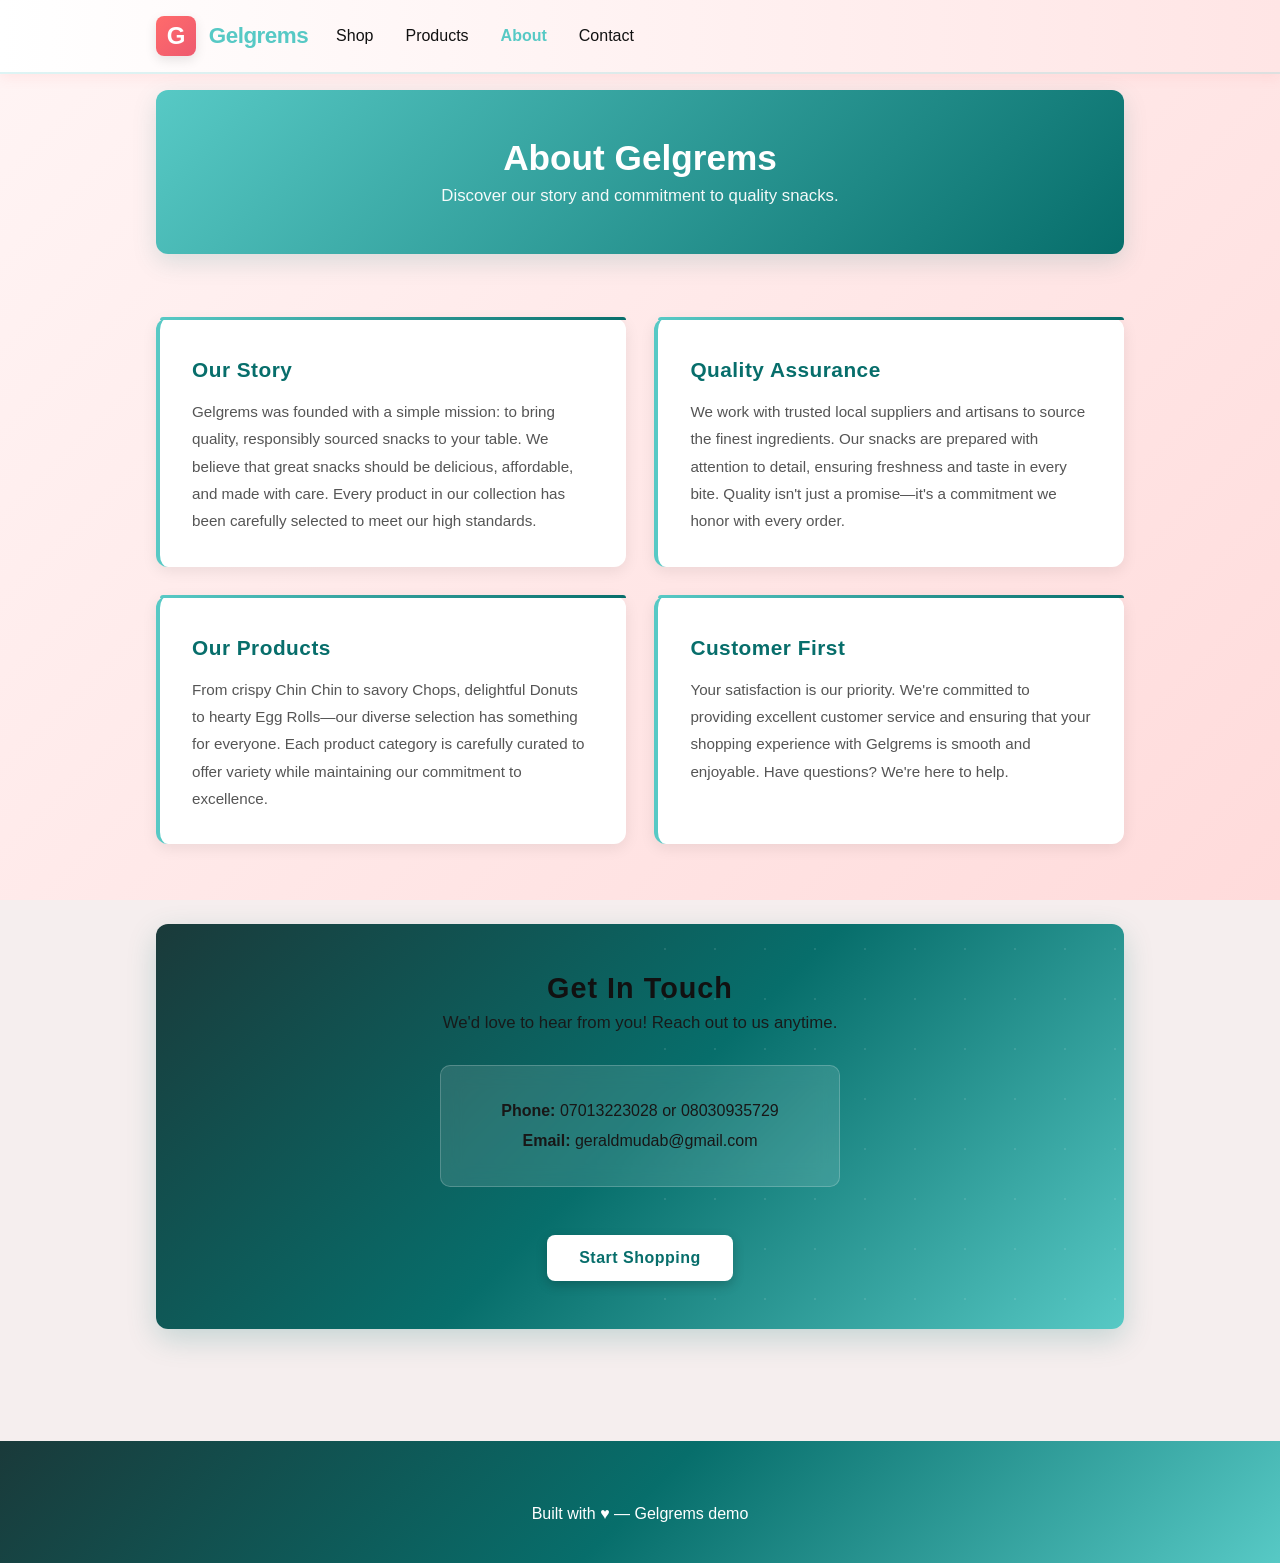
<file: about.html>
<!doctype html>
<html lang="en">
  <head>
    <meta charset="utf-8" />
    <meta name="viewport" content="width=device-width, initial-scale=1" />
    <title>About Gelgrems — Premium Snacks</title>
    <link rel="stylesheet" href="style.css" />
  </head>
  <body class="about-page">
    <header class="site-header about-header">
      <div class="container header-inner">
        <div class="logo-wrapper">
          <div class="logo">
            <svg width="40" height="40" viewBox="0 0 40 40" fill="none" xmlns="http://www.w3.org/2000/svg">
              <rect width="40" height="40" rx="8" fill="url(#grad3)"/>
              <text x="20" y="28" font-size="24" font-weight="bold" fill="white" text-anchor="middle" font-family="Arial">G</text>
              <defs>
                <linearGradient id="grad3" x1="0%" y1="0%" x2="100%" y2="100%">
                  <stop offset="0%" style="stop-color:#ff6b6b;stop-opacity:1" />
                  <stop offset="100%" style="stop-color:#ee5a6f;stop-opacity:1" />
                </linearGradient>
              </defs>
            </svg>
          </div>
          <h1 class="brand"><a href="index.html" style="text-decoration: none; color: inherit;">Gelgrems</a></h1>
        </div>
        <nav class="nav-actions">
          <a href="index.html" class="nav-link">Shop</a>
          <a href="products.html" class="nav-link">Products</a>
          <a href="about.html" class="nav-link active">About</a>
          <a href="contact.html" class="nav-link">Contact</a>
        </nav>
      </div>
    </header>

    <main class="container">
      <section class="hero">
        <h2>About Gelgrems</h2>
        <p>Discover our story and commitment to quality snacks.</p>
      </section>

      <section class="about-content">
        <div class="about-section">
          <h3>Our Story</h3>
          <p>
            Gelgrems was founded with a simple mission: to bring quality, responsibly sourced snacks to your table. 
            We believe that great snacks should be delicious, affordable, and made with care. Every product in our 
            collection has been carefully selected to meet our high standards.
          </p>
        </div>

        <div class="about-section">
          <h3>Quality Assurance</h3>
          <p>
            We work with trusted local suppliers and artisans to source the finest ingredients. Our snacks are 
            prepared with attention to detail, ensuring freshness and taste in every bite. Quality isn't just a 
            promise—it's a commitment we honor with every order.
          </p>
        </div>

        <div class="about-section">
          <h3>Our Products</h3>
          <p>
            From crispy Chin Chin to savory Chops, delightful Donuts to hearty Egg Rolls—our diverse selection 
            has something for everyone. Each product category is carefully curated to offer variety while maintaining 
            our commitment to excellence.
          </p>
        </div>

        <div class="about-section">
          <h3>Customer First</h3>
          <p>
            Your satisfaction is our priority. We're committed to providing excellent customer service and ensuring 
            that your shopping experience with Gelgrems is smooth and enjoyable. Have questions? We're here to help.
          </p>
        </div>
      </section>

      <section class="contact-section">
        <h3>Get In Touch</h3>
        <p>We'd love to hear from you! Reach out to us anytime.</p>
        <div class="contact-details">
          <p><strong>Phone:</strong> 07013223028 or 08030935729</p>
          <p><strong>Email:</strong> geraldmudab@gmail.com</p>
        </div>
        <a href="index.html" class="cta-btn">Start Shopping</a>
      </section>
    </main>

    <footer class="site-footer">
      <div class="container">Built with ♥ — Gelgrems demo</div>
      <!-- <div class="contact-info"><h3>Contact Us</h3></div>
      <p>on 07013223028 and 08030935729.</p>
      <p>Email: geraldmudab@gmail.com</p> -->
    </footer>
  </body>
</html>
</file>
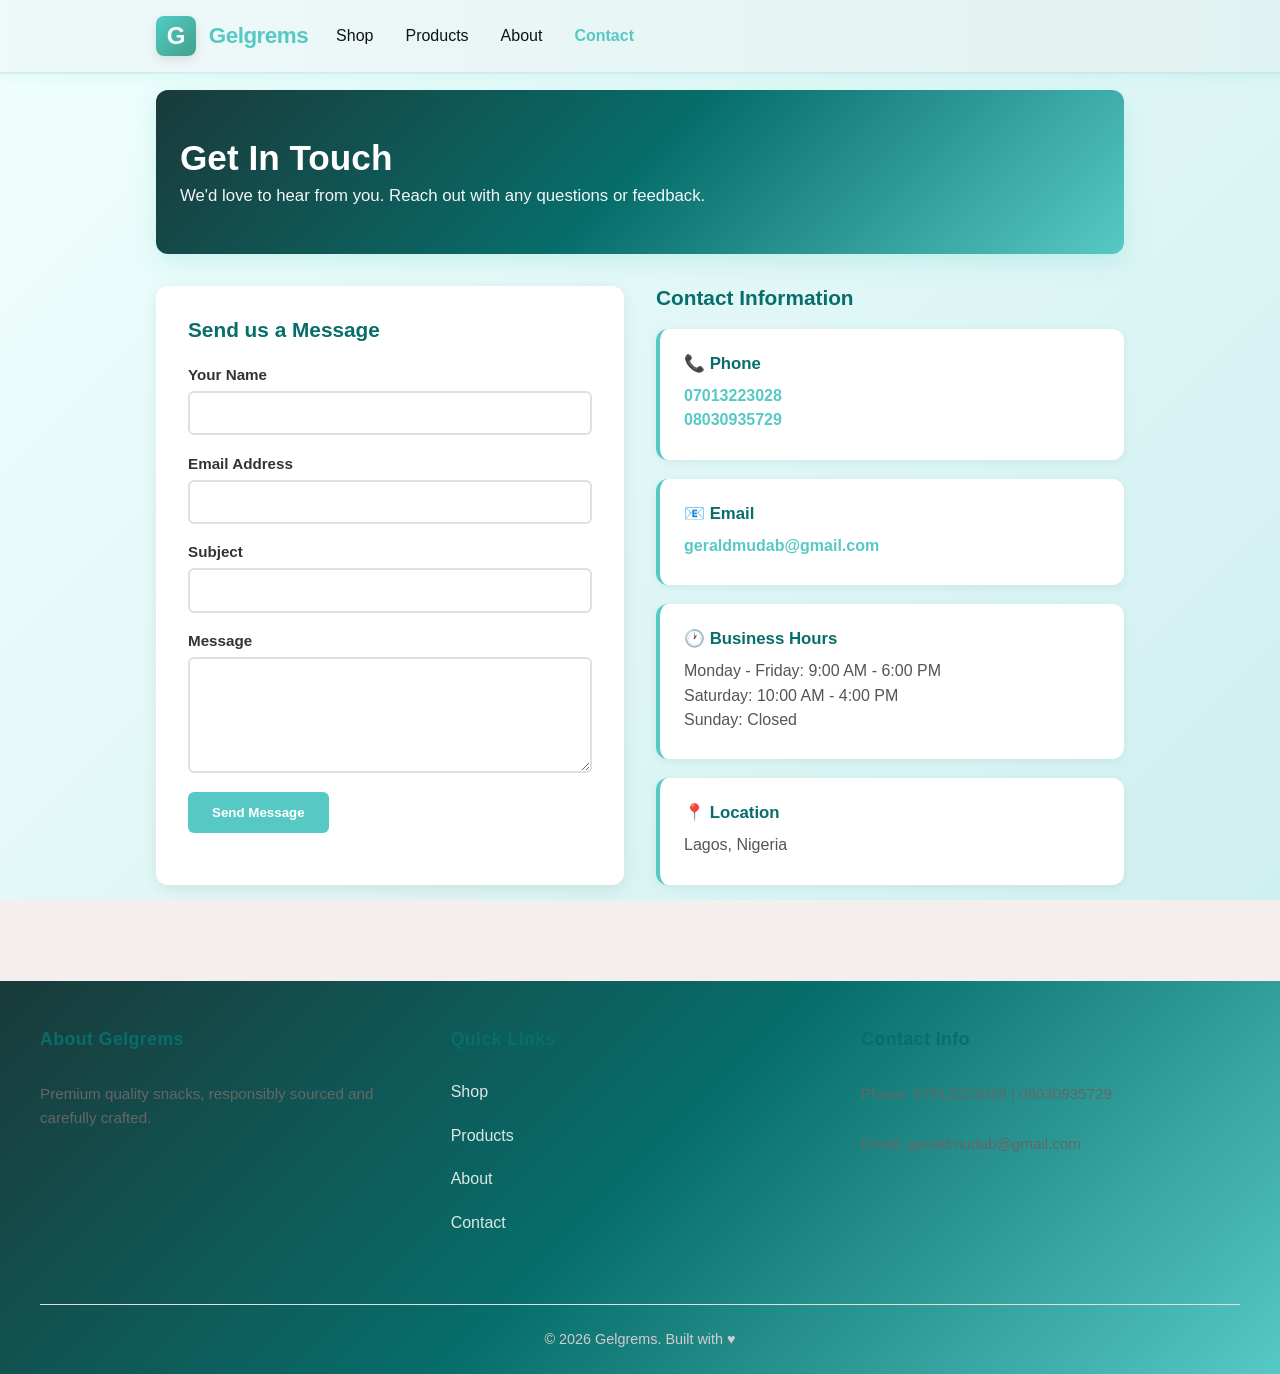
<file: contact.html>
<!doctype html>
<html lang="en">
  <head>
    <meta charset="utf-8" />
    <meta name="viewport" content="width=device-width, initial-scale=1" />
    <title>Contact Us - Gelgrems</title>
    <link rel="stylesheet" href="style.css" />
  </head>
  <body class="contact-page">
    <header class="site-header contact-header">
      <div class="container header-inner">
        <div class="logo-wrapper">
          <div class="logo">
            <svg width="40" height="40" viewBox="0 0 40 40" fill="none" xmlns="http://www.w3.org/2000/svg">
              <rect width="40" height="40" rx="8" fill="url(#grad4)"/>
              <text x="20" y="28" font-size="24" font-weight="bold" fill="white" text-anchor="middle" font-family="Arial">G</text>
              <defs>
                <linearGradient id="grad4" x1="0%" y1="0%" x2="100%" y2="100%">
                  <stop offset="0%" style="stop-color:#4ecdc4;stop-opacity:1" />
                  <stop offset="100%" style="stop-color:#44a08d;stop-opacity:1" />
                </linearGradient>
              </defs>
            </svg>
          </div>
          <h1 class="brand"><a href="index.html" style="text-decoration: none; color: inherit;">Gelgrems</a></h1>
        </div>
        <nav class="nav-actions">
          <a href="index.html" class="nav-link">Shop</a>
          <a href="products.html" class="nav-link">Products</a>
          <a href="about.html" class="nav-link">About</a>
          <a href="contact.html" class="nav-link active">Contact</a>
        </nav>
      </div>
    </header>

    <main class="container">
      <section class="page-hero contact-hero">
        <h2>Get In Touch</h2>
        <p>We'd love to hear from you. Reach out with any questions or feedback.</p>
      </section>

      <section class="contact-wrapper">
        <div class="contact-form-section">
          <h3>Send us a Message</h3>
          <form class="contact-form">
            <div class="form-group">
              <label for="name">Your Name</label>
              <input type="text" id="name" name="name" required>
            </div>
            <div class="form-group">
              <label for="email">Email Address</label>
              <input type="email" id="email" name="email" required>
            </div>
            <div class="form-group">
              <label for="subject">Subject</label>
              <input type="text" id="subject" name="subject" required>
            </div>
            <div class="form-group">
              <label for="message">Message</label>
              <textarea id="message" name="message" rows="5" required></textarea>
            </div>
            <button type="submit" class="submit-btn">Send Message</button>
          </form>
        </div>

        <div class="contact-info-section">
          <h3>Contact Information</h3>
          
          <div class="info-card">
            <h4>📞 Phone</h4>
            <p><a href="tel:+2347013223028">07013223028</a></p>
            <p><a href="tel:+2348030935729">08030935729</a></p>
          </div>

          <div class="info-card">
            <h4>📧 Email</h4>
            <p><a href="mailto:geraldmudab@gmail.com">geraldmudab@gmail.com</a></p>
          </div>

          <div class="info-card">
            <h4>🕐 Business Hours</h4>
            <p>Monday - Friday: 9:00 AM - 6:00 PM</p>
            <p>Saturday: 10:00 AM - 4:00 PM</p>
            <p>Sunday: Closed</p>
          </div>

          <div class="info-card">
            <h4>📍 Location</h4>
            <p>Lagos, Nigeria</p>
          </div>
        </div>
      </section>
    </main>

    <footer class="site-footer">
      <div class="footer-content">
        <div class="footer-section">
          <h4>About Gelgrems</h4>
          <p>Premium quality snacks, responsibly sourced and carefully crafted.</p>
        </div>
        <div class="footer-section">
          <h4>Quick Links</h4>
          <ul>
            <li><a href="index.html">Shop</a></li>
            <li><a href="products.html">Products</a></li>
            <li><a href="about.html">About</a></li>
            <li><a href="contact.html">Contact</a></li>
          </ul>
        </div>
        <div class="footer-section">
          <h4>Contact Info</h4>
          <p>Phone: 07013223028 | 08030935729</p>
          <p>Email: geraldmudab@gmail.com</p>
        </div>
      </div>
      <div class="footer-bottom">
        <p>&copy; 2026 Gelgrems. Built with ♥</p>
      </div>
    </footer>

    <script>
      document.querySelector('.contact-form').addEventListener('submit', (e) => {
        e.preventDefault();
        alert('Thank you! We will get back to you soon.');
        document.querySelector('.contact-form').reset();
      });
    </script>
  </body>
</html>
</file>
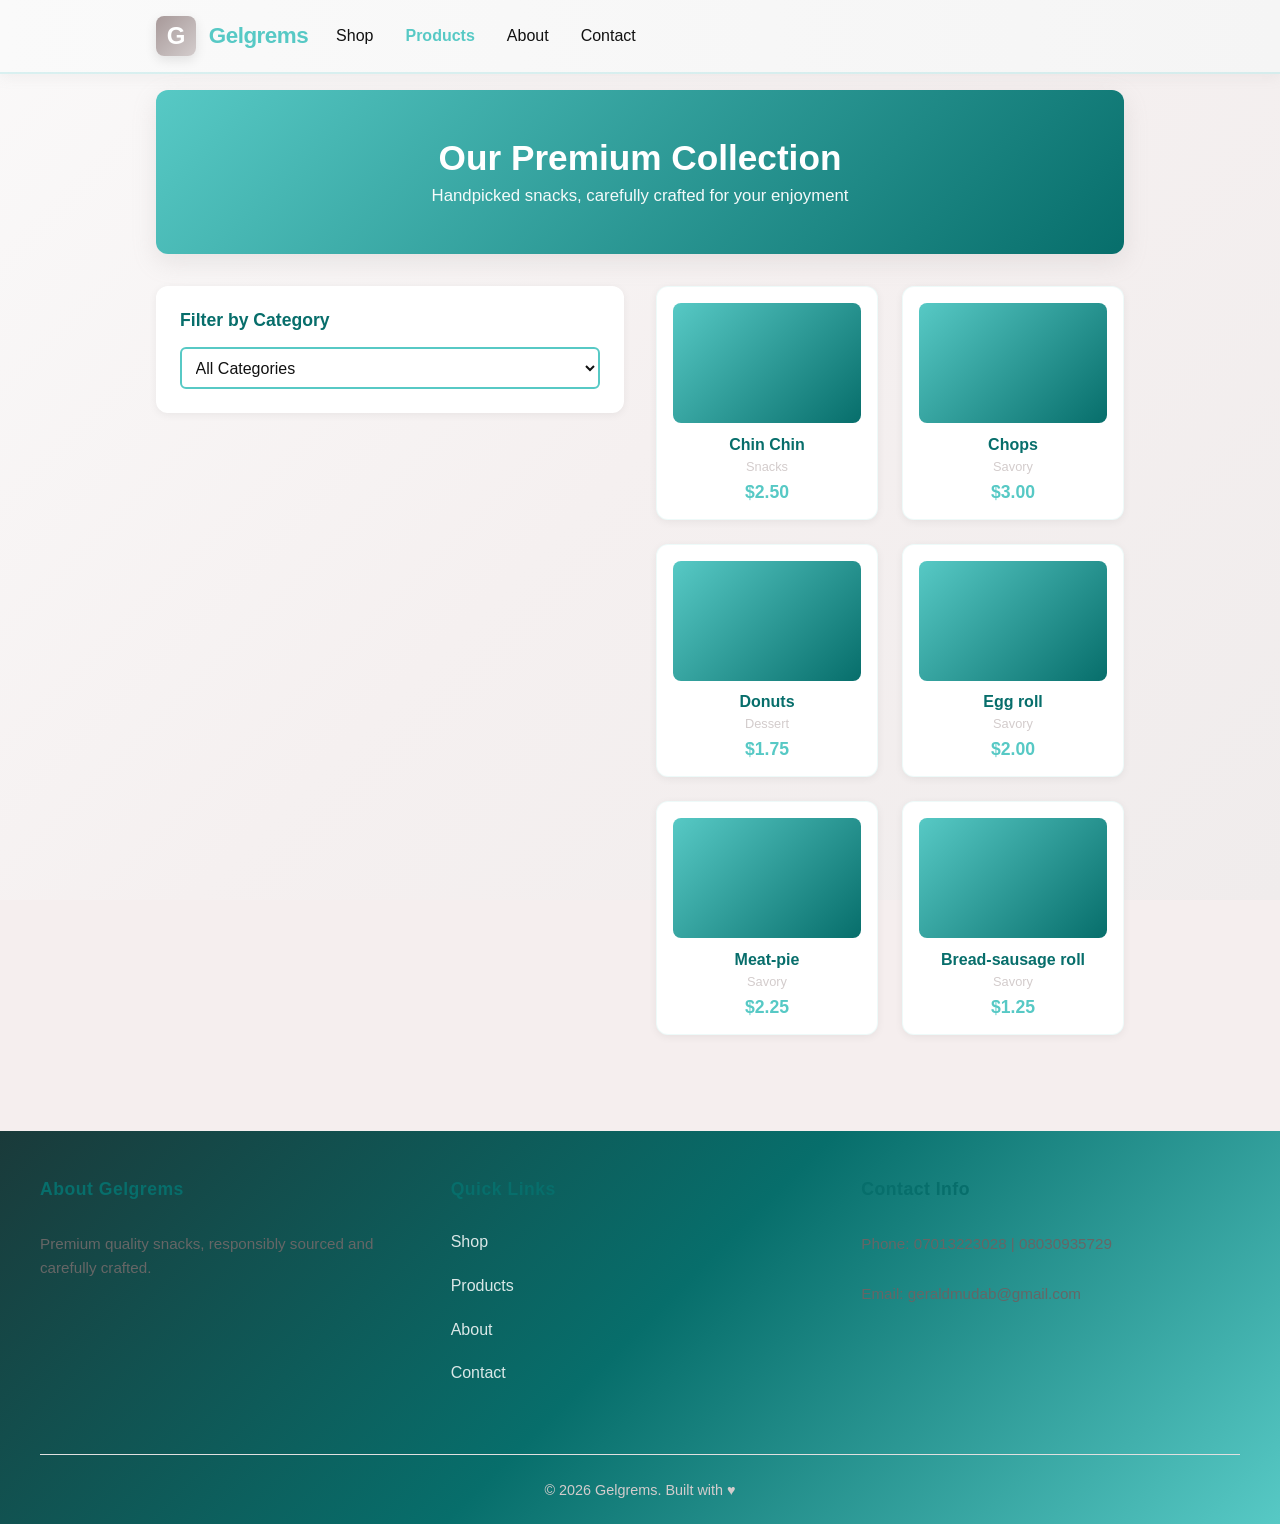
<file: products.html>
<!doctype html>
<html lang="en">
  <head>
    <meta charset="utf-8" />
    <meta name="viewport" content="width=device-width, initial-scale=1" />
    <title>Products - Gelgrems</title>
    <link rel="stylesheet" href="style.css" />
  </head>
  <body class="products-page">
    <header class="site-header products-header">
      <div class="container header-inner">
        <div class="logo-wrapper">
          <div class="logo">
            <svg width="40" height="40" viewBox="0 0 40 40" fill="none" xmlns="http://www.w3.org/2000/svg">
              <rect width="40" height="40" rx="8" fill="url(#grad2)"/>
              <text x="20" y="28" font-size="24" font-weight="bold" fill="white" text-anchor="middle" font-family="Arial">G</text>
              <defs>
                <linearGradient id="grad2" x1="0%" y1="0%" x2="100%" y2="100%">
                  <stop offset="0%" style="stop-color:#a79999;stop-opacity:1" />
                  <stop offset="100%" style="stop-color:#d3cccc;stop-opacity:1" />
                </linearGradient>
              </defs>
            </svg>
          </div>
          <h1 class="brand"><a href="index.html" style="text-decoration: none; color: inherit;">Gelgrems</a></h1>
        </div>
        <nav class="nav-actions">
          <a href="index.html" class="nav-link">Shop</a>
          <a href="products.html" class="nav-link active">Products</a>
          <a href="about.html" class="nav-link">About</a>
          <a href="contact.html" class="nav-link">Contact</a>
        </nav>
      </div>
    </header>

    <main class="container">
      <section class="page-hero">
        <h2>Our Premium Collection</h2>
        <p>Handpicked snacks, carefully crafted for your enjoyment</p>
      </section>

      <section class="products-showcase">
        <div class="products-filter">
          <h3>Filter by Category</h3>
          <select id="categoryFilter" class="filter-select">
            <option value="all">All Categories</option>
            <option value="Snacks">Snacks</option>
            <option value="Savory">Savory</option>
            <option value="Dessert">Dessert</option>
          </select>
        </div>

        <div id="productsGrid" class="products-grid-page"></div>
      </section>
    </main>

    <footer class="site-footer">
      <div class="footer-content">
        <div class="footer-section">
          <h4>About Gelgrems</h4>
          <p>Premium quality snacks, responsibly sourced and carefully crafted.</p>
        </div>
        <div class="footer-section">
          <h4>Quick Links</h4>
          <ul>
            <li><a href="index.html">Shop</a></li>
            <li><a href="products.html">Products</a></li>
            <li><a href="about.html">About</a></li>
            <li><a href="contact.html">Contact</a></li>
          </ul>
        </div>
        <div class="footer-section">
          <h4>Contact Info</h4>
          <p>Phone: 07013223028 | 08030935729</p>
          <p>Email: geraldmudab@gmail.com</p>
        </div>
      </div>
      <div class="footer-bottom">
        <p>&copy; 2026 Gelgrems. Built with ♥</p>
      </div>
    </footer>

    <script>
      // Simple product display for products page
      const products = [
        { name: 'Chin Chin', price: '$2.50', category: 'Snacks' },
        { name: 'Chops', price: '$3.00', category: 'Savory' },
        { name: 'Donuts', price: '$1.75', category: 'Dessert' },
        { name: 'Egg roll', price: '$2.00', category: 'Savory' },
        { name: 'Meat-pie', price: '$2.25', category: 'Savory' },
        { name: 'Bread-sausage roll', price: '$1.25', category: 'Savory' },
      ];

      const grid = document.getElementById('productsGrid');
      products.forEach(product => {
        const card = document.createElement('div');
        card.className = 'product-card-simple';
        card.innerHTML = `
          <div class="product-placeholder"></div>
          <h4>${product.name}</h4>
          <p class="category">${product.category}</p>
          <p class="price">${product.price}</p>
        `;
        grid.appendChild(card);
      });
    </script>
  </body>
</html>
</file>
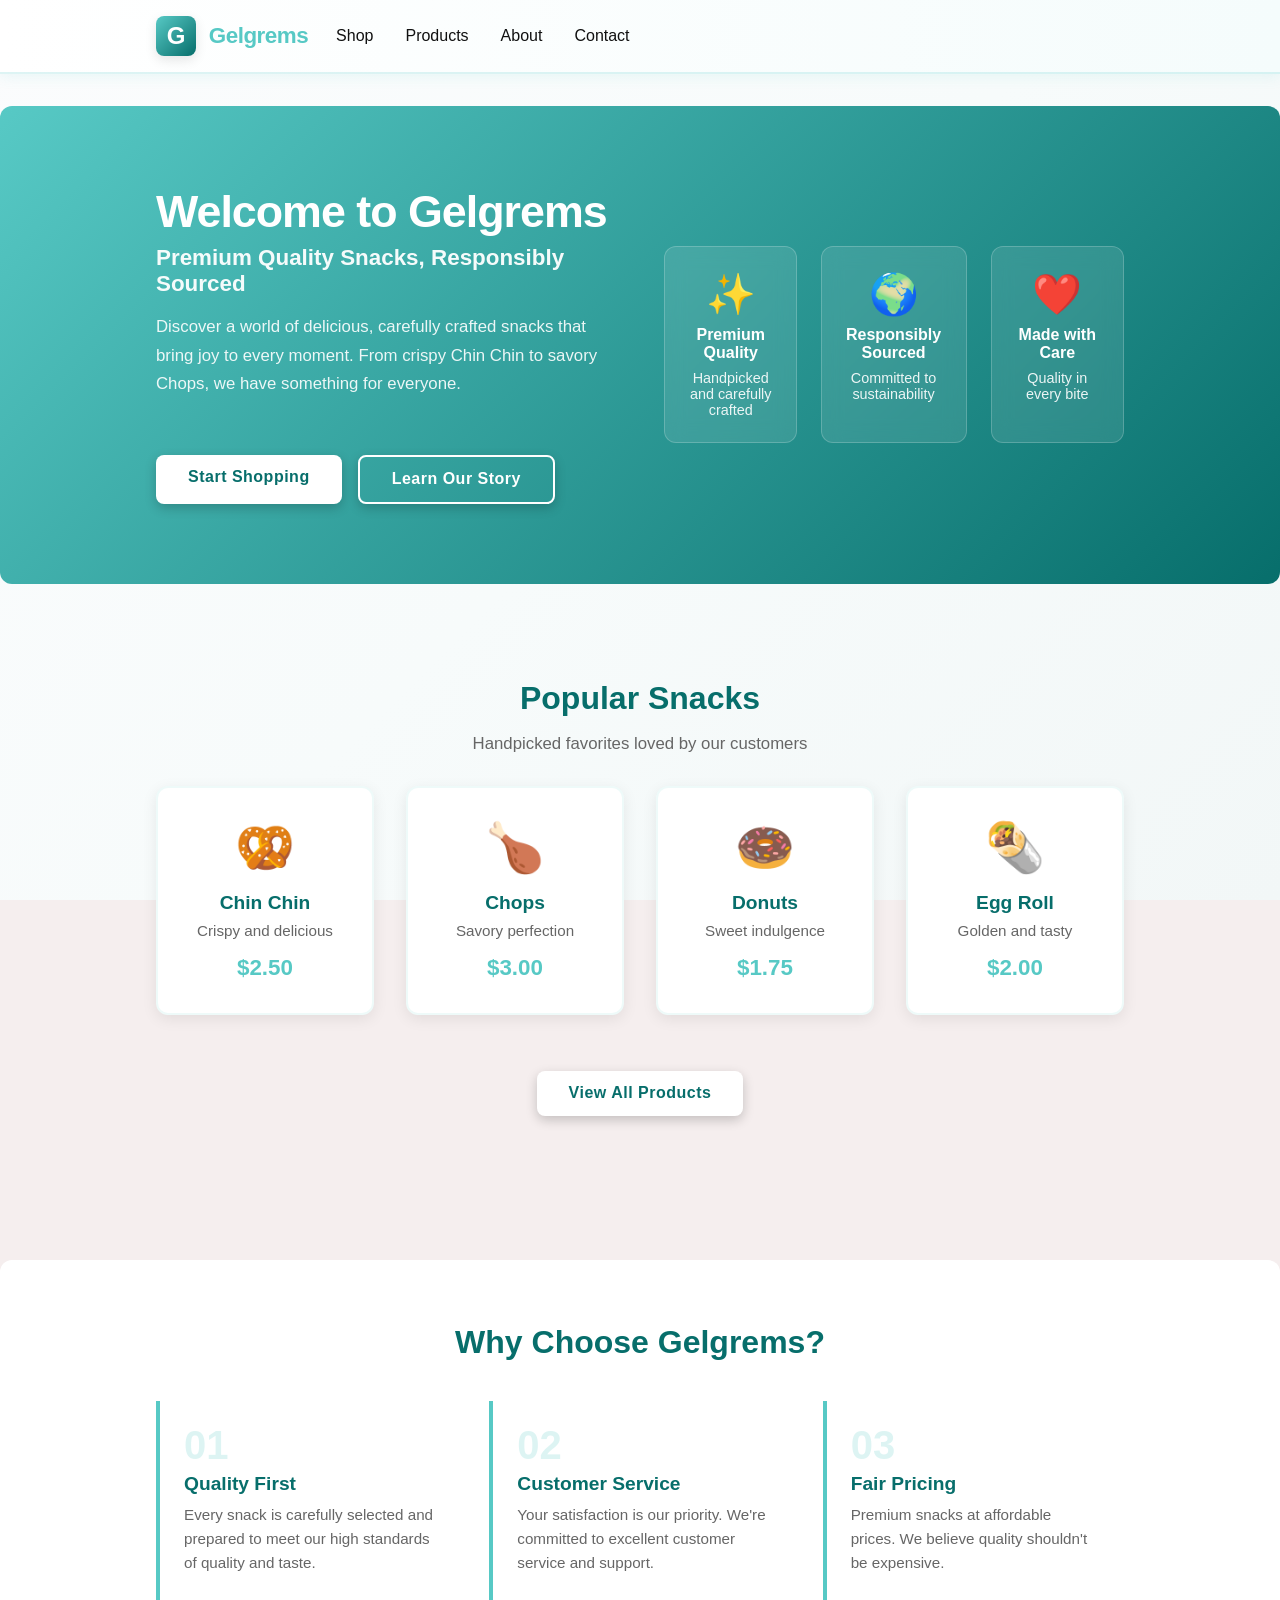
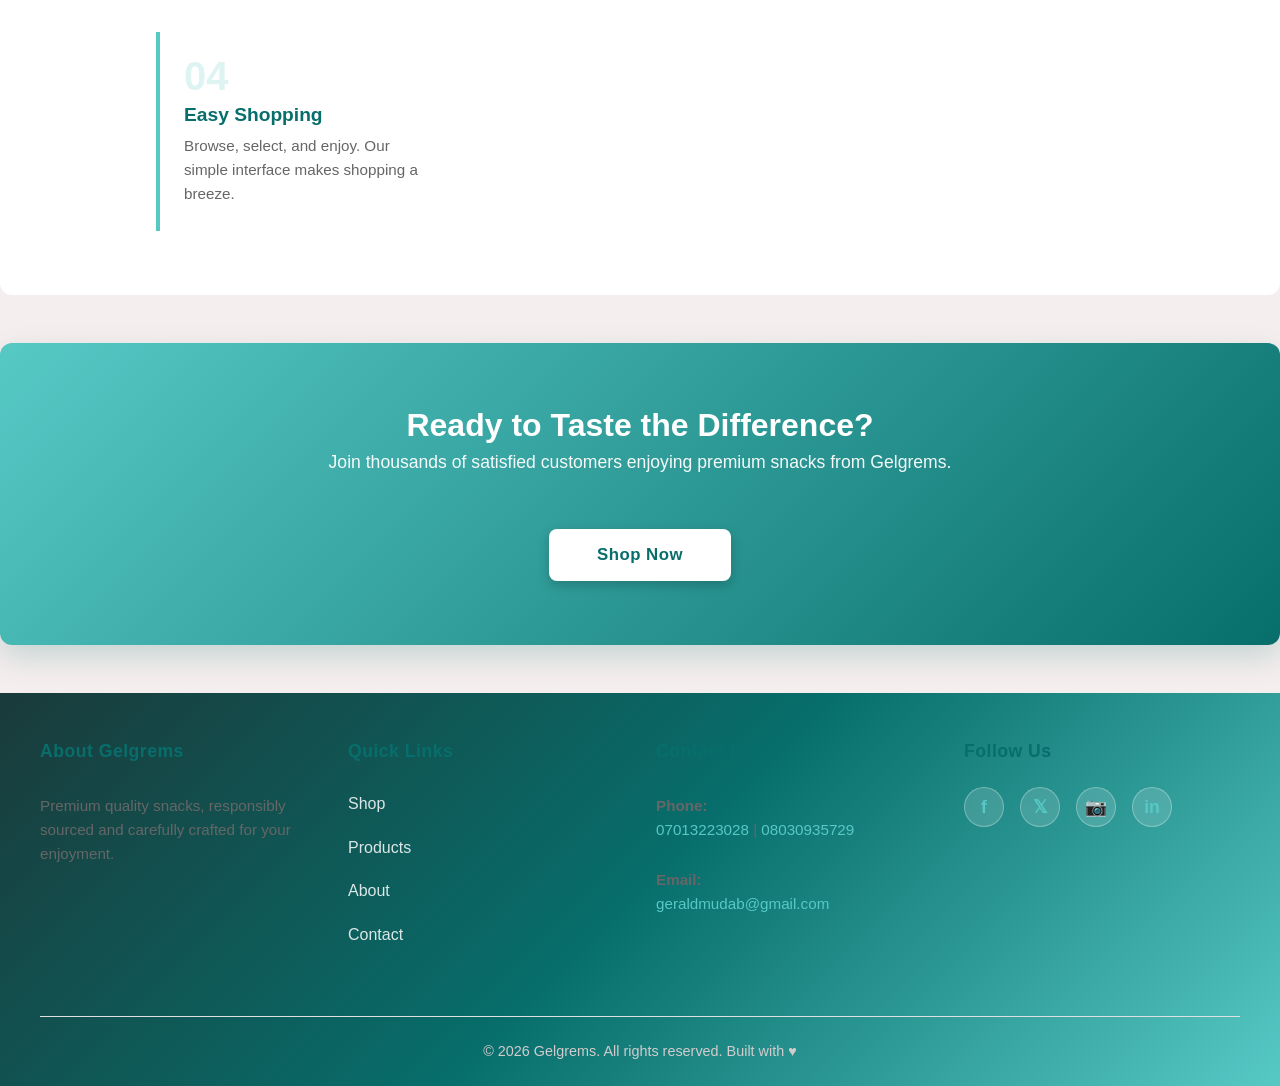
<file: welcome.html>
<!doctype html>
<html lang="en">
  <head>
    <meta charset="utf-8" />
    <meta name="viewport" content="width=device-width, initial-scale=1" />
    <meta name="description" content="Welcome to Gelgrems - Premium quality snacks, responsibly sourced and carefully crafted for your enjoyment." />
    <meta name="keywords" content="snacks, premium snacks, chin chin, chops, donuts, egg roll, meat pie, online shop" />
    <meta name="author" content="Gelgrems" />
    <meta property="og:title" content="Gelgrems - Premium Snacks" />
    <meta property="og:description" content="Discover premium quality snacks, responsibly sourced and carefully crafted." />
    <meta property="og:type" content="website" />
    <title>Welcome to Gelgrems — Premium Quality Snacks</title>
    <link rel="stylesheet" href="style.css" />
  </head>
  <body class="welcome-page">
    <header class="site-header welcome-header">
      <div class="container header-inner">
        <div class="logo-wrapper">
          <div class="logo">
            <svg width="40" height="40" viewBox="0 0 40 40" fill="none" xmlns="http://www.w3.org/2000/svg">
              <rect width="40" height="40" rx="8" fill="url(#grad-welcome)"/>
              <text x="20" y="28" font-size="24" font-weight="bold" fill="white" text-anchor="middle" font-family="Arial">G</text>
              <defs>
                <linearGradient id="grad-welcome" x1="0%" y1="0%" x2="100%" y2="100%">
                  <stop offset="0%" style="stop-color:#57c9c5;stop-opacity:1" />
                  <stop offset="100%" style="stop-color:#076e6b;stop-opacity:1" />
                </linearGradient>
              </defs>
            </svg>
          </div>
          <h1 class="brand"><a href="index.html" style="text-decoration: none; color: inherit;">Gelgrems</a></h1>
        </div>
        <nav class="nav-actions">
          <a href="index.html" class="nav-link">Shop</a>
          <a href="products.html" class="nav-link">Products</a>
          <a href="about.html" class="nav-link">About</a>
          <a href="contact.html" class="nav-link">Contact</a>
        </nav>
      </div>
    </header>

    <main>
      <section class="welcome-hero">
        <div class="container">
          <div class="hero-content">
            <h2>Welcome to Gelgrems</h2>
            <p class="hero-subtitle">Premium Quality Snacks, Responsibly Sourced</p>
            <p class="hero-description">Discover a world of delicious, carefully crafted snacks that bring joy to every moment. From crispy Chin Chin to savory Chops, we have something for everyone.</p>
            <div class="hero-ctas">
              <a href="index.html" class="cta-btn primary">Start Shopping</a>
              <a href="about.html" class="cta-btn secondary">Learn Our Story</a>
            </div>
          </div>
          <div class="hero-features">
            <div class="feature-card">
              <span class="feature-icon">✨</span>
              <h4>Premium Quality</h4>
              <p>Handpicked and carefully crafted</p>
            </div>
            <div class="feature-card">
              <span class="feature-icon">🌍</span>
              <h4>Responsibly Sourced</h4>
              <p>Committed to sustainability</p>
            </div>
            <div class="feature-card">
              <span class="feature-icon">❤️</span>
              <h4>Made with Care</h4>
              <p>Quality in every bite</p>
            </div>
          </div>
        </div>
      </section>

      <section class="welcome-products">
        <div class="container">
          <h3>Popular Snacks</h3>
          <p class="section-subtitle">Handpicked favorites loved by our customers</p>
          <div class="products-showcase">
            <div class="showcase-card">
              <div class="card-icon">🥨</div>
              <h4>Chin Chin</h4>
              <p>Crispy and delicious</p>
              <span class="price">$2.50</span>
            </div>
            <div class="showcase-card">
              <div class="card-icon">🍗</div>
              <h4>Chops</h4>
              <p>Savory perfection</p>
              <span class="price">$3.00</span>
            </div>
            <div class="showcase-card">
              <div class="card-icon">🍩</div>
              <h4>Donuts</h4>
              <p>Sweet indulgence</p>
              <span class="price">$1.75</span>
            </div>
            <div class="showcase-card">
              <div class="card-icon">🌯</div>
              <h4>Egg Roll</h4>
              <p>Golden and tasty</p>
              <span class="price">$2.00</span>
            </div>
          </div>
          <div class="welcome-cta">
            <a href="products.html" class="cta-btn primary">View All Products</a>
          </div>
        </div>
      </section>

      <section class="welcome-why">
        <div class="container">
          <h3>Why Choose Gelgrems?</h3>
          <div class="why-grid">
            <div class="why-card">
              <div class="why-number">01</div>
              <h4>Quality First</h4>
              <p>Every snack is carefully selected and prepared to meet our high standards of quality and taste.</p>
            </div>
            <div class="why-card">
              <div class="why-number">02</div>
              <h4>Customer Service</h4>
              <p>Your satisfaction is our priority. We're committed to excellent customer service and support.</p>
            </div>
            <div class="why-card">
              <div class="why-number">03</div>
              <h4>Fair Pricing</h4>
              <p>Premium snacks at affordable prices. We believe quality shouldn't be expensive.</p>
            </div>
            <div class="why-card">
              <div class="why-number">04</div>
              <h4>Easy Shopping</h4>
              <p>Browse, select, and enjoy. Our simple interface makes shopping a breeze.</p>
            </div>
          </div>
        </div>
      </section>

      <section class="welcome-cta-section">
        <div class="container">
          <h3>Ready to Taste the Difference?</h3>
          <p>Join thousands of satisfied customers enjoying premium snacks from Gelgrems.</p>
          <a href="index.html" class="cta-btn large">Shop Now</a>
        </div>
      </section>
    </main>

    <footer class="site-footer">
      <div class="footer-content">
        <div class="footer-section">
          <h4>About Gelgrems</h4>
          <p>Premium quality snacks, responsibly sourced and carefully crafted for your enjoyment.</p>
        </div>
        <div class="footer-section">
          <h4>Quick Links</h4>
          <ul>
            <li><a href="index.html">Shop</a></li>
            <li><a href="products.html">Products</a></li>
            <li><a href="about.html">About</a></li>
            <li><a href="contact.html">Contact</a></li>
          </ul>
        </div>
        <div class="footer-section">
          <h4>Contact Info</h4>
          <p><strong>Phone:</strong><br><a href="tel:+2347013223028">07013223028</a> | <a href="tel:+2348030935729">08030935729</a></p>
          <p><strong>Email:</strong><br><a href="mailto:geraldmudab@gmail.com">geraldmudab@gmail.com</a></p>
        </div>
        <div class="footer-section">
          <h4>Follow Us</h4>
          <div class="social-links">
            <a href="#" class="social-icon" title="Facebook">f</a>
            <a href="#" class="social-icon" title="Twitter">𝕏</a>
            <a href="#" class="social-icon" title="Instagram">📷</a>
            <a href="#" class="social-icon" title="LinkedIn">in</a>
          </div>
        </div>
      </div>
      <div class="footer-bottom">
        <p>&copy; 2026 Gelgrems. All rights reserved. Built with ♥</p>
      </div>
    </footer>

    <script>
      // Smooth scrolling
      document.querySelectorAll('a[href^="#"]').forEach(anchor => {
        anchor.addEventListener('click', function (e) {
          e.preventDefault();
          const target = document.querySelector(this.getAttribute('href'));
          if (target) {
            target.scrollIntoView({ behavior: 'smooth' });
          }
        });
      });

      // Add scroll animation
      const observerOptions = {
        threshold: 0.1,
        rootMargin: '0px 0px -100px 0px'
      };

      const observer = new IntersectionObserver(function(entries) {
        entries.forEach(entry => {
          if (entry.isIntersecting) {
            entry.target.classList.add('fade-in');
          }
        });
      }, observerOptions);

      document.querySelectorAll('.why-card, .showcase-card').forEach(el => {
        observer.observe(el);
      });
    </script>
  </body>
</html>
</file>
<file: style.css>
/* Gelgrems demo styles - minimal and responsive */
:root{
	--bg:#f5eeee; --card:#ffffffda; --muted:#d3cccc; --accent:#57c9c5; --accent-2:#076e6b;
}
/* subtle page background gradient with faint pattern */
body::before{
	content:'';position:fixed;inset:0;z-index:-1;pointer-events:none;
	background:linear-gradient(180deg,#fbfcfd 0%, #f7fbfb 40%, #f2f7f7 100%);
}
/* decorative faint diagonal lines */
body::after{
	content:'';position:fixed;inset:0;z-index:-2;pointer-events:none;opacity:0.03;
	background-image:linear-gradient(45deg, rgba(80, 69, 69, 0.04) 1px, transparent 1px),
										linear-gradient(-45deg, rgba(0,0,0,0.04) 1px, transparent 1px);
	background-size:24px 24px;
}

/* subtle slow movement for the background pattern to add life without distraction */
@keyframes patternShift {
	from { background-position: 0 0, 0 0; }
	to { background-position: 48px 48px, -48px -48px; }
}
body::after{ animation: patternShift 60s linear infinite; }

/* product hover/focus lift */
.product-card{transition:transform .18s cubic-bezier(.2,.9,.2,1), box-shadow .18s}
.product-card:hover, .product-card:focus-within{transform:translateY(-6px);box-shadow:0 6px 18px rgba(20,40,40,.06)}

/* focus styles for keyboard users */
:focus{outline: none}
.product-card:focus-within, button:focus, select:focus, input:focus{outline:3px solid rgba(43,122,120,0.12);outline-offset:3px}

/* Modal styles (in-page) */
.modal{position:fixed;inset:0;display:flex;align-items:center;justify-content:center;z-index:80}
.modal[hidden]{display:none}
.modal-panel{width:min(520px,92vw);background:#fff;border-radius:10px;box-shadow:0 10px 40px rgba(10,20,20,.12);overflow:hidden;border:1px solid #eee}
.modal-body{padding:1.25rem 1.25rem 0.5rem}
.modal-body h3{margin:0 0 .5rem;font-size:1.1rem}
.modal-body p{margin:0;color:var(--muted)}
.modal-actions{padding:1rem;display:flex;justify-content:flex-end;gap:.5rem;border-top:1px solid #f3f3f3}
.btn{padding:.45rem .75rem;border-radius:8px;border:1px solid #ccc;background:#fff;cursor:pointer}
.btn.primary{background:var(--accent);color:#fff;border-color:var(--accent-2)}
.modal[aria-hidden="false"]{display:flex}

*{box-sizing:border-box}
html,body{height:100%;margin:0;font-family:Segoe UI,Roboto,Arial,sans-serif;background:var(--bg);color:#111}
.container{max-width:1000px;margin:0 auto;padding:1rem}

/* Logo styling */
.logo-wrapper {
	display: flex;
	align-items: center;
	gap: 0.8rem;
	cursor: pointer;
	transition: transform 0.3s ease;
}

.logo-wrapper:hover {
	transform: scale(1.05);
}

.logo {
	width: 40px;
	height: 40px;
	display: flex;
	align-items: center;
	justify-content: center;
	border-radius: 8px;
	box-shadow: 0 4px 12px rgba(0, 0, 0, 0.1);
	transition: all 0.3s ease;
}

.logo:hover {
	box-shadow: 0 6px 20px rgba(0, 0, 0, 0.15);
	transform: translateY(-2px);
}

/* Shop page header */
.site-header {
	border-bottom: 2px solid rgba(87, 201, 197, 0.2);
	background: linear-gradient(90deg, #fff, #f8f8f8);
}

.shop-header {
	background: linear-gradient(90deg, #fff 0%, #f8f8f8 100%);
	box-shadow: 0 4px 12px rgba(87, 201, 197, 0.1);
}

.products-header {
	background: linear-gradient(90deg, #fafafa 0%, #f5f5f5 100%);
	box-shadow: 0 4px 12px rgba(167, 153, 153, 0.1);
}

.about-header {
	background: linear-gradient(90deg, #fff 0%, #ffe5e5 100%);
	box-shadow: 0 4px 12px rgba(255, 107, 107, 0.1);
}

.contact-header {
	background: linear-gradient(90deg, #f0f9f9 0%, #e0f2f1 100%);
	box-shadow: 0 4px 12px rgba(78, 205, 196, 0.1);
}

.header-inner {
	display: flex;
	gap: 1rem;
	align-items: center;
}

.brand {
	margin: 0;
	font-size: 1.4rem;
	font-weight: 700;
	color: var(--accent);
	letter-spacing: -0.5px;
}

.brand a {
	transition: color 0.3s ease;
}

.brand a:hover {
	color: var(--accent-2);
}

.search-wrap {
	flex: 1;
}

#searchInput {
	width: 100%;
	padding: .5rem;
	border: 2px solid #ddd;
	border-radius: 8px;
	transition: border-color 0.3s ease;
	font-size: 0.95rem;
}

#searchInput:focus {
	outline: none;
	border-color: var(--accent);
	box-shadow: 0 0 8px rgba(87, 201, 197, 0.2);
}

.nav-actions {
	display: flex;
	gap: .5rem;
	align-items: center;
	flex-wrap: wrap;
}

select, button {
	padding: .45rem .6rem;
	border-radius: 6px;
	border: 1px solid #ccc;
	background: #fff;
	cursor: pointer;
	transition: all 0.2s;
}

select:hover, button:hover {
	border-color: var(--accent);
}

.cart-btn {
	background: var(--accent);
	color: #fff;
	border-color: var(--accent-2);
	font-weight: 600;
	padding: 0.5rem 1rem;
}

.cart-btn:hover {
	background: var(--accent-2);
	transform: translateY(-2px);
	box-shadow: 0 4px 12px rgba(7, 110, 107, 0.2);
}

.hero{padding:1.5rem 0}
.products-grid{display:grid;grid-template-columns:repeat(auto-fill,minmax(180px,1fr));gap:1rem;padding-bottom:2rem}
.product-card{background:var(--card);border-radius:8px;overflow:hidden;box-shadow:0 1px 2px rgba(0,0,0,.04);display:flex;flex-direction:column}
.product-image{width:100%;height:140px;object-fit:cover;background:#f4f4f4}
.product-body{padding:.6rem;display:flex;flex-direction:column;gap:.4rem}
.product-body h4{margin:0;font-size:1rem}
.product-cat{font-size:.8rem;color:var(--muted)}
.product-price{font-weight:600}
.product-actions{margin-top:auto;display:flex;justify-content:space-between}
.add-btn{background:var(--accent);color:#fff;border:none;padding:.4rem .6rem;border-radius:6px}
.empty{padding:2rem;color:var(--muted)}

.cart-panel{position:fixed;right:-400px;top:0;height:100%;width:340px;background:#fff;border-left:1px solid #eee;box-shadow:-8px 0 24px rgba(0,0,0,.06);transition:right .22s ease;padding:1rem;z-index:60}
.cart-panel.open{right:0}
.overlay{position:fixed;inset:0;background:rgba(0,0,0,.35);z-index:50;opacity:0;pointer-events:none;transition:opacity .2s}
.overlay.visible{opacity:1;pointer-events:auto}
.cart-header{display:flex;justify-content:space-between;align-items:center}
.cart-items{list-style:none;padding:0;margin:1rem 0;max-height:60vh;overflow:auto}
.cart-item{display:flex;gap:.5rem;align-items:center;padding:.5rem 0;border-bottom:1px solid #f2f2f2}
.cart-item-name{flex:1}
.cart-item-qty{display:flex;align-items:center;gap:.25rem}
.cart-item-qty button{width:28px;height:28px;border-radius:6px}
.cart-item-price{min-width:60px;text-align:right;font-weight:600}
.cart-item-remove{margin-left:.5rem;background:#eee;border:none;padding:.3rem .5rem;border-radius:6px}
.cart-footer{display:flex;justify-content:space-between;align-items:center;gap:1rem}
.checkout-btn{background:var(--accent);color:#fff;border:none;padding:.6rem .8rem;border-radius:6px}

.site-footer{padding:1rem;border-top:1px solid #eee;margin-top:2rem}

.empty{padding:2rem;color:var(--muted)}

.cart-panel{position:fixed;right:-400px;top:0;height:100%;width:340px;background:#fff;border-left:1px solid #eee;box-shadow:-8px 0 24px rgba(0,0,0,.06);transition:right .22s ease;padding:1rem;z-index:60}
.cart-panel.open{right:0}
.overlay{position:fixed;inset:0;background:rgba(0,0,0,.35);z-index:50;opacity:0;pointer-events:none;transition:opacity .2s}
.overlay.visible{opacity:1;pointer-events:auto}
.cart-header{display:flex;justify-content:space-between;align-items:center}
.cart-items{list-style:none;padding:0;margin:1rem 0;max-height:60vh;overflow:auto}
.cart-item{display:flex;gap:.5rem;align-items:center;padding:.5rem 0;border-bottom:1px solid #f2f2f2}
.cart-item-name{flex:1}
.cart-item-qty{display:flex;align-items:center;gap:.25rem}
.cart-item-qty button{width:28px;height:28px;border-radius:6px}
.cart-item-price{min-width:60px;text-align:right;font-weight:600}
.cart-item-remove{margin-left:.5rem;background:#eee;border:none;padding:.3rem .5rem;border-radius:6px}
.cart-footer{display:flex;justify-content:space-between;align-items:center;gap:1rem}
.checkout-btn{background:var(--accent);color:#fff;border:none;padding:.6rem .8rem;border-radius:6px}

/* cart thumbnail and quantity input */
.cart-thumb{width:56px;height:44px;object-fit:cover;border-radius:6px;flex-shrink:0;background:#fafafa}
.qty-input{width:56px;padding:.25rem;border:1px solid #ddd;border-radius:6px;text-align:center}

/* Enhanced footer styling */
.site-footer {
	background: linear-gradient(135deg, #1a3a3a 0%, var(--accent-2) 50%, var(--accent) 100%);
	color: #fff;
	padding: 3rem 1rem 1.5rem;
	margin-top: 3rem;
	border-top: none;
	display: flex;
	flex-direction: column;
	gap: 2rem;
}

.footer-content {
	display: grid;
	grid-template-columns: repeat(auto-fit, minmax(240px, 1fr));
	gap: 2rem;
	max-width: 1200px;
	margin: 0 auto;
	width: 100%;
}

.footer-section {
	display: flex;
	flex-direction: column;
	gap: 0.8rem;
}

.footer-section h4 {
	margin: 0;
	font-size: 1.1rem;
	font-weight: 700;
	color: #fff;
	letter-spacing: 0.5px;
}

.footer-section p {
	margin: 0;
	color: rgba(255, 255, 255, 0.85);
	font-size: 0.95rem;
	line-height: 1.6;
}

.footer-section ul {
	list-style: none;
	padding: 0;
	margin: 0;
	display: flex;
	flex-direction: column;
	gap: 0.6rem;
}

.footer-section ul li a {
	color: rgba(255, 255, 255, 0.85);
	text-decoration: none;
	transition: all 0.3s ease;
	display: inline-block;
}

.footer-section ul li a:hover {
	color: #fff;
	transform: translateX(4px);
	font-weight: 600;
}

.footer-section a {
	color: rgba(255, 255, 255, 0.9);
	text-decoration: none;
	transition: color 0.2s;
}

.footer-section a:hover {
	color: #fff;
	text-decoration: underline;
}

/* Social links */
.social-links {
	display: flex;
	gap: 1rem;
	flex-wrap: wrap;
}

.social-icon {
	display: inline-flex;
	align-items: center;
	justify-content: center;
	width: 40px;
	height: 40px;
	background: rgba(255, 255, 255, 0.15);
	border: 1px solid rgba(255, 255, 255, 0.3);
	border-radius: 50%;
	color: #fff;
	text-decoration: none;
	font-weight: 700;
	font-size: 1.1rem;
	transition: all 0.3s ease;
	backdrop-filter: blur(10px);
}

.social-icon:hover {
	background: rgba(255, 255, 255, 0.25);
	border-color: rgba(255, 255, 255, 0.5);
	transform: translateY(-3px);
	box-shadow: 0 4px 12px rgba(0, 0, 0, 0.2);
}

.footer-bottom {
	border-top: 1px solid rgba(255, 255, 255, 0.2);
	padding-top: 1.5rem;
	text-align: center;
	color: rgba(255, 255, 255, 0.8);
	font-size: 0.9rem;
	max-width: 1200px;
	margin: 0 auto;
	width: 100%;
}

.site-footer .container {
	display: flex;
	justify-content: space-between;
	align-items: center;
}

.site-footer h3 {
	margin: 0.2rem 0 0.1rem 0;
}

.site-footer p {
	margin: 0.15rem 0;
	color: var(--muted);
}

/* little animation for cart button */
.cart-btn.bump{transform:scale(1.05);transition:transform .15s}

/* Navigation links for header */
.nav-link{
	text-decoration:none;
	color:#111;
	padding:.5rem .75rem;
	border-radius:6px;
	transition:background .2s;
}
.nav-link:hover{
	background:rgba(87,201,197,0.1);
	color:var(--accent);
}
.nav-link.active{
	color:var(--accent);
	font-weight:600;
}

/* ===== PAGE-SPECIFIC BACKGROUNDS ===== */

/* Shop page */
body.shop-page {
	background: linear-gradient(135deg, #fbfcfd 0%, #f7fbfb 50%, #f2f7f7 100%);
}

body.shop-page::before {
	background: linear-gradient(135deg, #fbfcfd 0%, #f7fbfb 50%, #f2f7f7 100%);
}

/* Products page */
body.products-page {
	background: linear-gradient(135deg, #faf9f9 0%, #f5f0f0 50%, #f0ecec 100%);
}

body.products-page::before {
	background: linear-gradient(135deg, #faf9f9 0%, #f5f0f0 50%, #f0ecec 100%);
}

/* About page */
body.about-page {
	background: linear-gradient(135deg, #fff5f5 0%, #ffe8e8 50%, #ffdbdb 100%);
}

body.about-page::before {
	background: linear-gradient(135deg, #fff5f5 0%, #ffe8e8 50%, #ffdbdb 100%);
}

/* Contact page */
body.contact-page {
	background: linear-gradient(135deg, #f0fffe 0%, #e0f7f6 50%, #d0eff0 100%);
}

body.contact-page::before {
	background: linear-gradient(135deg, #f0fffe 0%, #e0f7f6 50%, #d0eff0 100%);
}

/* ===== PAGE-SPECIFIC HERO SECTIONS ===== */

/* Shop page hero */
.shop-page .hero {
	background: linear-gradient(135deg, var(--accent) 0%, var(--accent-2) 100%);
	color: #fff;
	padding: 3rem 1.5rem;
	border-radius: 12px;
	margin-bottom: 2rem;
	text-align: center;
	box-shadow: 0 8px 24px rgba(7, 110, 107, 0.15);
}

.shop-page .hero h2 {
	margin: 0 0 0.5rem 0;
	font-size: 2.2rem;
	font-weight: 700;
}

.shop-page .hero p {
	margin: 0;
	font-size: 1.05rem;
	opacity: 0.95;
}

/* Products page hero */
.products-page .page-hero {
	background: linear-gradient(135deg, #a79999 0%, #8b7373 50%, #6b5353 100%);
	color: #fff;
	padding: 3rem 1.5rem;
	border-radius: 12px;
	margin-bottom: 2rem;
	text-align: center;
	box-shadow: 0 8px 24px rgba(167, 153, 153, 0.2);
}

/* About page hero */
body.about-page .page-hero {
	background: linear-gradient(135deg, #ff6b6b 0%, #ee5a6f 50%, #ee4f6f 100%);
	color: #fff;
	padding: 3rem 1.5rem;
	border-radius: 12px;
	margin-bottom: 2rem;
	text-align: center;
	box-shadow: 0 8px 24px rgba(255, 107, 107, 0.2);
}

/* Contact page hero */
.contact-page .contact-hero {
	background: linear-gradient(135deg, #4ecdc4 0%, #44a08d 50%, #2d8659 100%);
	color: #fff;
	padding: 3rem 1.5rem;
	border-radius: 12px;
	margin-bottom: 2rem;
	box-shadow: 0 8px 24px rgba(78, 205, 196, 0.2);
}

/* About content grid */
.about-content {
	display: grid;
	grid-template-columns: repeat(auto-fit, minmax(320px, 1fr));
	gap: 1.8rem;
	padding: 2rem 0;
	margin-bottom: 2rem;
}

.about-section {
	background: #fff;
	padding: 2rem;
	border-radius: 12px;
	box-shadow: 0 4px 15px rgba(0, 0, 0, 0.08);
	border-left: 4px solid var(--accent);
	transition: transform 0.3s ease, box-shadow 0.3s ease;
	position: relative;
}

.about-section:hover {
	transform: translateY(-8px);
	box-shadow: 0 8px 25px rgba(0, 0, 0, 0.12);
}

.about-section::before {
	content: '';
	position: absolute;
	top: -1px;
	left: 0;
	right: 0;
	height: 3px;
	background: linear-gradient(90deg, var(--accent), var(--accent-2));
	border-radius: 12px 12px 0 0;
}

.about-section h3 {
	margin: 0.5rem 0 1rem 0;
	color: var(--accent-2);
	font-size: 1.3rem;
	font-weight: 700;
	letter-spacing: 0.5px;
}

.about-section p {
	color: #555;
	line-height: 1.8;
	margin: 0;
	font-size: 0.95rem;
}

/* Contact section */
.contact-section {
	background: linear-gradient(135deg, #1a3a3a 0%, var(--accent-2) 50%, var(--accent) 100%);
	color: #181717;
	padding: 3rem 2rem;
	border-radius: 12px;
	text-align: center;
	margin: 3rem 0;
	box-shadow: 0 10px 30px rgba(7, 110, 107, 0.2);
	position: relative;
	overflow: hidden;
}

.contact-section::before {
	content: '';
	position: absolute;
	top: 0;
	right: -50%;
	width: 100%;
	height: 100%;
	background: radial-gradient(circle, rgba(255, 255, 255, 0.1) 1px, transparent 1px);
	background-size: 50px 50px;
	pointer-events: none;
}

.contact-section > * {
	position: relative;
	z-index: 1;
}

.contact-section h3 {
	margin: 0 0 0.5rem 0;
	font-size: 1.8rem;
	font-weight: 700;
	letter-spacing: 1px;
	color: #111;
}

.contact-section > p {
	margin: 0.5rem 0 2rem 0;
	font-size: 1.05rem;
	opacity: 0.95;
}

.contact-details {
	background: rgba(255, 255, 255, 0.12);
	padding: 1.5rem;
	border-radius: 10px;
	margin: 1.5rem auto;
	max-width: 400px;
	font-size: 1rem;
	border: 1px solid rgba(255, 255, 255, 0.2);
	backdrop-filter: blur(10px);
}

.contact-details p {
	margin: 0.75rem 0;
	font-weight: 500;
}

.cta-btn {
	display: inline-block;
	background: #fff;
	color: var(--accent-2);
	padding: 0.85rem 2rem;
	border-radius: 8px;
	text-decoration: none;
	font-weight: 700;
	margin-top: 1.5rem;
	transition: all 0.3s ease;
	box-shadow: 0 4px 12px rgba(0, 0, 0, 0.2);
	letter-spacing: 0.5px;
}

.cta-btn:hover {
	transform: translateY(-3px);
	box-shadow: 0 8px 20px rgba(0, 0, 0, 0.3);
	background: #f0f0f0;
}

.cta-btn:active {
	transform: translateY(-1px);
}

.cta-btn:active {
	transform: translateY(-1px);
}

/* ===== SHOP PAGE ENHANCEMENTS ===== */
.hero {
	background: linear-gradient(135deg, var(--accent) 0%, var(--accent-2) 100%);
	color: #fff;
	padding: 3rem 1.5rem;
	border-radius: 12px;
	margin-bottom: 2rem;
	text-align: center;
	box-shadow: 0 8px 24px rgba(7, 110, 107, 0.15);
}

.hero h2 {
	margin: 0 0 0.5rem 0;
	font-size: 2.2rem;
	font-weight: 700;
}

.hero p {
	margin: 0;
	font-size: 1.05rem;
	opacity: 0.95;
}

/* Enhanced product grid */
.products-grid {
	display: grid;
	grid-template-columns: repeat(auto-fill, minmax(200px, 1fr));
	gap: 1.5rem;
	padding-bottom: 2rem;
}

.product-card {
	background: var(--card);
	border-radius: 12px;
	overflow: hidden;
	box-shadow: 0 2px 8px rgba(0, 0, 0, 0.06);
	display: flex;
	flex-direction: column;
	transition: all 0.3s ease;
	border: 1px solid rgba(87, 201, 197, 0.1);
}

.product-card:hover {
	transform: translateY(-8px);
	box-shadow: 0 12px 28px rgba(7, 110, 107, 0.15);
	border-color: var(--accent);
}

.product-image {
	width: 100%;
	height: 160px;
	object-fit: cover;
	background: linear-gradient(135deg, #f0f0f0 0%, #e8e8e8 100%);
	transition: transform 0.3s ease;
}

.product-card:hover .product-image {
	transform: scale(1.05);
}

.product-body {
	padding: 1rem;
	display: flex;
	flex-direction: column;
	gap: 0.5rem;
	flex-grow: 1;
}

.product-body h4 {
	margin: 0;
	font-size: 1.1rem;
	color: var(--accent-2);
	font-weight: 600;
}

.product-cat {
	font-size: 0.8rem;
	color: var(--muted);
	font-weight: 500;
}

.product-price {
	font-weight: 700;
	color: var(--accent);
	font-size: 1.1rem;
}

.product-actions {
	margin-top: auto;
	display: flex;
	gap: 0.5rem;
	justify-content: space-between;
}

.add-btn {
	background: var(--accent);
	color: #fff;
	border: none;
	padding: 0.5rem 0.8rem;
	border-radius: 6px;
	cursor: pointer;
	font-weight: 600;
	transition: all 0.2s;
	flex: 1;
}

.add-btn:hover {
	background: var(--accent-2);
	transform: scale(1.02);
}

/* ===== PRODUCTS PAGE ===== */
.products-page .page-hero {
	background: linear-gradient(135deg, var(--accent) 0%, var(--accent-2) 100%);
	color: #fff;
	padding: 3rem 1.5rem;
	border-radius: 12px;
	margin-bottom: 2rem;
	text-align: center;
}

.page-hero h2 {
	margin: 0 0 0.5rem 0;
	font-size: 2.2rem;
	font-weight: 700;
}

.page-hero p {
	margin: 0;
	font-size: 1.05rem;
	opacity: 0.95;
}

.products-showcase {
	display: grid;
	grid-template-columns: 250px 1fr;
	gap: 2rem;
	margin-bottom: 2rem;
}

.products-filter {
	background: #fff;
	padding: 1.5rem;
	border-radius: 12px;
	box-shadow: 0 2px 8px rgba(0, 0, 0, 0.06);
	height: fit-content;
	position: sticky;
	top: 1rem;
}

.products-filter h3 {
	margin: 0 0 1rem 0;
	color: var(--accent-2);
	font-size: 1.1rem;
}

.filter-select {
	width: 100%;
	padding: 0.6rem;
	border: 2px solid var(--accent);
	border-radius: 6px;
	background: #fff;
	color: #111;
	cursor: pointer;
	font-size: 1rem;
}

.products-grid-page {
	display: grid;
	grid-template-columns: repeat(auto-fill, minmax(180px, 1fr));
	gap: 1.5rem;
}

.product-card-simple {
	background: #fff;
	border-radius: 12px;
	overflow: hidden;
	box-shadow: 0 2px 8px rgba(0, 0, 0, 0.06);
	padding: 1rem;
	text-align: center;
	transition: all 0.3s ease;
	border: 1px solid rgba(87, 201, 197, 0.1);
}

.product-card-simple:hover {
	transform: translateY(-8px);
	box-shadow: 0 12px 28px rgba(7, 110, 107, 0.15);
}

.product-placeholder {
	width: 100%;
	height: 120px;
	background: linear-gradient(135deg, var(--accent) 0%, var(--accent-2) 100%);
	border-radius: 8px;
	margin-bottom: 0.8rem;
}

.product-card-simple h4 {
	margin: 0 0 0.3rem 0;
	color: var(--accent-2);
	font-weight: 600;
}

.product-card-simple .category {
	font-size: 0.8rem;
	color: var(--muted);
	margin: 0 0 0.5rem 0;
}

.product-card-simple .price {
	font-weight: 700;
	color: var(--accent);
	margin: 0;
	font-size: 1.1rem;
}

/* ===== CONTACT PAGE ===== */
.contact-page .contact-hero {
	background: linear-gradient(135deg, #1a3a3a 0%, var(--accent-2) 50%, var(--accent) 100%);
	color: #fff;
	padding: 3rem 1.5rem;
	border-radius: 12px;
	margin-bottom: 2rem;
}

.contact-wrapper {
	display: grid;
	grid-template-columns: 1fr 1fr;
	gap: 2rem;
	margin-bottom: 2rem;
}

.contact-form-section {
	background: #fff;
	padding: 2rem;
	border-radius: 12px;
	box-shadow: 0 4px 15px rgba(0, 0, 0, 0.08);
}

.contact-form-section h3 {
	margin: 0 0 1.5rem 0;
	color: var(--accent-2);
	font-size: 1.3rem;
}

.form-group {
	margin-bottom: 1.2rem;
	display: flex;
	flex-direction: column;
}

.form-group label {
	margin-bottom: 0.5rem;
	font-weight: 600;
	color: #333;
	font-size: 0.95rem;
}

.form-group input,
.form-group textarea {
	padding: 0.7rem;
	border: 2px solid #e0e0e0;
	border-radius: 6px;
	font-size: 1rem;
	font-family: inherit;
	transition: border-color 0.2s;
}

.form-group input:focus,
.form-group textarea:focus {
	outline: none;
	border-color: var(--accent);
}

.submit-btn {
	background: var(--accent);
	color: #fff;
	padding: 0.8rem 1.5rem;
	border: none;
	border-radius: 6px;
	font-weight: 700;
	cursor: pointer;
	transition: all 0.3s;
}

.submit-btn:hover {
	background: var(--accent-2);
	transform: translateY(-2px);
	box-shadow: 0 6px 12px rgba(7, 110, 107, 0.2);
}

.contact-info-section {
	display: flex;
	flex-direction: column;
	gap: 1.2rem;
}

.contact-info-section h3 {
	margin: 0;
	color: var(--accent-2);
	font-size: 1.3rem;
}

.info-card {
	background: #fff;
	padding: 1.5rem;
	border-radius: 12px;
	box-shadow: 0 2px 8px rgba(0, 0, 0, 0.06);
	border-left: 4px solid var(--accent);
	transition: all 0.3s;
}

.info-card:hover {
	box-shadow: 0 8px 20px rgba(0, 0, 0, 0.1);
	transform: translateX(4px);
}

.info-card h4 {
	margin: 0 0 0.8rem 0;
	color: var(--accent-2);
	font-size: 1.05rem;
}

.info-card p {
	margin: 0.4rem 0;
	color: #555;
}

.info-card a {
	color: var(--accent);
	text-decoration: none;
	font-weight: 600;
	transition: color 0.2s;
}

.info-card a:hover {
	color: var(--accent-2);
}

/* ===== BLOG PAGE ===== */
.blog-page .blog-hero {
	background: linear-gradient(135deg, var(--accent) 0%, var(--accent-2) 100%);
	color: #fff;
	padding: 3rem 1.5rem;
	border-radius: 12px;
	margin-bottom: 2rem;
	text-align: center;
}

/* ===== FOOTER ===== */
.footer-content {
	display: grid;
	grid-template-columns: repeat(auto-fit, minmax(250px, 1fr));
	gap: 2rem;
	margin-bottom: 2rem;
}

.footer-section h4 {
	margin: 0 0 0.8rem 0;
	color: var(--accent-2);
	font-weight: 700;
}

.footer-section p {
	margin: 0.4rem 0;
	color: #666;
	font-size: 0.95rem;
	line-height: 1.6;
}

.footer-section ul {
	list-style: none;
	padding: 0;
	margin: 0;
}

.footer-section ul li {
	margin: 0.5rem 0;
}

.footer-section a {
	color: var(--accent);
	text-decoration: none;
	transition: color 0.2s;
}

.footer-section a:hover {
	color: var(--accent-2);
}

.footer-bottom {
	border-top: 1px solid #e0e0e0;
	padding-top: 1.5rem;
	text-align: center;
	color: #666;
	font-size: 0.9rem;
}

/* ===== RESPONSIVE DESIGN ===== */
@media (max-width: 768px) {
	body.about-page .hero h2 {
		font-size: 1.8rem;
	}
	
	.about-content {
		grid-template-columns: 1fr;
		gap: 1.2rem;
	}
	
	.contact-section {
		padding: 2rem 1.5rem;
	}
	
	.contact-section h3 {
		font-size: 1.4rem;
	}

	.products-showcase {
		grid-template-columns: 1fr;
	}

	.products-filter {
		position: static;
	}

	.contact-wrapper {
		grid-template-columns: 1fr;
	}

	.hero h2,
	.page-hero h2 {
		font-size: 1.8rem;
	}

	.products-grid {
		grid-template-columns: repeat(auto-fill, minmax(160px, 1fr));
	}
}

@media (max-width:600px){
	.header-inner{flex-direction:column;align-items:flex-start}
	.product-image{height:120px}
	.cart-panel{width:100%;max-width:420px}
	.about-section{padding:1.5rem}
	.contact-section{padding:1.5rem}
	.nav-actions{flex-wrap:wrap}
	.products-grid{grid-template-columns:repeat(2,1fr)}
	.products-grid-page{grid-template-columns:repeat(2,1fr)}
	
	.site-footer {
		padding: 2rem 1rem 1.5rem;
	}

	.footer-content {
		grid-template-columns: 1fr;
		gap: 1.5rem;
	}

	.footer-section {
		text-align: center;
	}

	.footer-section ul li a {
		justify-content: center;
	}

	.social-links {
		justify-content: center;
	}
}

/* ===== 404 ERROR PAGE ===== */
.error-page {
	background: linear-gradient(135deg, #f5f5f5 0%, #e8e8e8 50%, #f0f0f0 100%);
}

.error-header {
	background: linear-gradient(90deg, #f0f0f0 0%, #e0e0e0 100%);
	box-shadow: 0 4px 12px rgba(100, 100, 100, 0.1);
}

.error-section {
	display: grid;
	grid-template-columns: 1fr 1fr;
	gap: 3rem;
	align-items: center;
	margin: 4rem 0;
	padding: 2rem;
}

.error-content h2 {
	font-size: 2rem;
	margin: 1rem 0;
	color: #333;
}

.error-content p {
	font-size: 1.05rem;
	color: #666;
	margin-bottom: 1.5rem;
	line-height: 1.6;
}

.error-code {
	font-size: 6rem;
	font-weight: 900;
	color: rgba(87, 201, 197, 0.1);
	line-height: 1;
	margin-bottom: 1rem;
}

.error-actions {
	display: flex;
	gap: 1rem;
	flex-wrap: wrap;
}

.btn-primary, .btn-secondary {
	display: inline-block;
	padding: 0.8rem 1.5rem;
	border-radius: 8px;
	text-decoration: none;
	font-weight: 600;
	transition: all 0.3s ease;
}

.btn-primary {
	background: var(--accent);
	color: #fff;
}

.btn-primary:hover {
	background: var(--accent-2);
	transform: translateY(-2px);
	box-shadow: 0 6px 12px rgba(7, 110, 107, 0.2);
}

.btn-secondary {
	background: #fff;
	color: var(--accent);
	border: 2px solid var(--accent);
}

.btn-secondary:hover {
	background: rgba(87, 201, 197, 0.05);
	transform: translateY(-2px);
}

.error-illustration {
	display: flex;
	align-items: center;
	justify-content: center;
}

.illustration-box {
	width: 200px;
	height: 200px;
	background: linear-gradient(135deg, var(--accent), var(--accent-2));
	border-radius: 20px;
	animation: float 3s ease-in-out infinite;
	opacity: 0.7;
}

@keyframes float {
	0%, 100% { transform: translateY(0px); }
	50% { transform: translateY(-20px); }
}

.error-suggestions {
	margin: 3rem 0;
	padding: 2rem 0;
	border-top: 2px solid rgba(0, 0, 0, 0.1);
}

.error-suggestions h3 {
	text-align: center;
	margin-bottom: 2rem;
	font-size: 1.5rem;
}

.suggestions-grid {
	display: grid;
	grid-template-columns: repeat(auto-fit, minmax(200px, 1fr));
	gap: 1.5rem;
}

.suggestion-card {
	background: #fff;
	padding: 1.5rem;
	border-radius: 12px;
	text-decoration: none;
	text-align: center;
	transition: all 0.3s ease;
	box-shadow: 0 2px 8px rgba(0, 0, 0, 0.06);
	border: 2px solid transparent;
}

.suggestion-card:hover {
	transform: translateY(-8px);
	box-shadow: 0 12px 24px rgba(0, 0, 0, 0.1);
	border-color: var(--accent);
}

.suggestion-card .icon {
	font-size: 2.5rem;
	display: block;
	margin-bottom: 0.5rem;
}

.suggestion-card h4 {
	margin: 0.5rem 0;
	color: var(--accent-2);
	font-weight: 700;
}

.suggestion-card p {
	margin: 0;
	color: #666;
	font-size: 0.9rem;
}

/* ===== WELCOME PAGE ===== */
.welcome-page {
	background: linear-gradient(135deg, #fbfcfd 0%, #f7fbfb 50%, #f2f7f7 100%);
}

.welcome-header {
	background: linear-gradient(90deg, #fff 0%, #f5fcfc 100%);
	box-shadow: 0 4px 12px rgba(87, 201, 197, 0.1);
}

.welcome-hero {
	background: linear-gradient(135deg, var(--accent) 0%, var(--accent-2) 100%);
	color: #fff;
	padding: 4rem 1.5rem;
	border-radius: 12px;
	margin: 2rem 0;
	text-align: center;
}

.welcome-hero .container {
	display: grid;
	grid-template-columns: 1fr 1fr;
	gap: 3rem;
	align-items: center;
	text-align: left;
}

.hero-content h2 {
	font-size: 2.8rem;
	margin: 0 0 0.5rem 0;
	font-weight: 800;
	letter-spacing: -1px;
}

.hero-subtitle {
	font-size: 1.4rem;
	font-weight: 600;
	margin: 0 0 1rem 0;
	opacity: 0.95;
}

.hero-description {
	font-size: 1.05rem;
	margin: 0 0 2rem 0;
	opacity: 0.9;
	line-height: 1.7;
}

.hero-ctas {
	display: flex;
	gap: 1rem;
	flex-wrap: wrap;
}

.cta-btn {
	display: inline-block;
	padding: 0.85rem 2rem;
	border-radius: 8px;
	text-decoration: none;
	font-weight: 700;
	transition: all 0.3s ease;
	letter-spacing: 0.5px;
}

.cta-btn.primary {
	background: #fff;
	color: var(--accent-2);
	box-shadow: 0 4px 12px rgba(0, 0, 0, 0.2);
}

.cta-btn.primary:hover {
	transform: translateY(-3px);
	box-shadow: 0 8px 20px rgba(0, 0, 0, 0.3);
	background: #f0f0f0;
}

.cta-btn.secondary {
	background: transparent;
	color: #fff;
	border: 2px solid #fff;
}

.cta-btn.secondary:hover {
	background: rgba(255, 255, 255, 0.1);
	transform: translateY(-3px);
}

.cta-btn.large {
	padding: 1rem 3rem;
	font-size: 1.05rem;
}

.hero-features {
	display: grid;
	grid-template-columns: repeat(3, 1fr);
	gap: 1.5rem;
}

.feature-card {
	background: rgba(255, 255, 255, 0.1);
	padding: 1.5rem;
	border-radius: 12px;
	backdrop-filter: blur(10px);
	border: 1px solid rgba(255, 255, 255, 0.2);
	text-align: center;
}

.feature-icon {
	font-size: 2.5rem;
	display: block;
	margin-bottom: 0.5rem;
}

.feature-card h4 {
	margin: 0.5rem 0;
	font-weight: 700;
}

.feature-card p {
	margin: 0;
	opacity: 0.9;
	font-size: 0.9rem;
}

/* Welcome Products Section */
.welcome-products {
	padding: 3rem 0;
	text-align: center;
}

.welcome-products h3 {
	font-size: 2rem;
	margin: 0 0 0.5rem 0;
	color: var(--accent-2);
}

.section-subtitle {
	color: #666;
	font-size: 1.05rem;
	margin-bottom: 2rem;
}

.products-showcase {
	display: grid;
	grid-template-columns: repeat(auto-fit, minmax(200px, 1fr));
	gap: 2rem;
	margin: 2rem 0;
}

.showcase-card {
	background: #fff;
	padding: 2rem 1.5rem;
	border-radius: 12px;
	box-shadow: 0 4px 15px rgba(0, 0, 0, 0.08);
	transition: all 0.3s ease;
	border: 2px solid rgba(87, 201, 197, 0.1);
}

.showcase-card:hover {
	transform: translateY(-12px);
	box-shadow: 0 12px 30px rgba(7, 110, 107, 0.2);
	border-color: var(--accent);
}

.card-icon {
	font-size: 3rem;
	margin-bottom: 1rem;
}

.showcase-card h4 {
	margin: 1rem 0 0.5rem 0;
	color: var(--accent-2);
	font-size: 1.2rem;
}

.showcase-card p {
	margin: 0 0 1rem 0;
	color: #666;
	font-size: 0.95rem;
}

.showcase-card .price {
	display: block;
	font-size: 1.4rem;
	font-weight: 700;
	color: var(--accent);
}

.welcome-cta {
	text-align: center;
	margin: 2rem 0;
}

/* Why Choose Section */
.welcome-why {
	background: #fff;
	padding: 3rem 1.5rem;
	border-radius: 12px;
	margin: 3rem 0;
}

.welcome-why h3 {
	text-align: center;
	font-size: 2rem;
	margin: 0 0 2.5rem 0;
	color: var(--accent-2);
}

.why-grid {
	display: grid;
	grid-template-columns: repeat(auto-fit, minmax(250px, 1fr));
	gap: 2rem;
}

.why-card {
	position: relative;
	padding: 1.5rem;
	border-left: 4px solid var(--accent);
	transition: all 0.3s ease;
	opacity: 0;
	animation: fadeInUp 0.6s ease forwards;
}

@keyframes fadeInUp {
	from {
		opacity: 0;
		transform: translateY(20px);
	}
	to {
		opacity: 1;
		transform: translateY(0);
	}
}

.why-card:nth-child(1) { animation-delay: 0.1s; }
.why-card:nth-child(2) { animation-delay: 0.2s; }
.why-card:nth-child(3) { animation-delay: 0.3s; }
.why-card:nth-child(4) { animation-delay: 0.4s; }

.why-card:hover {
	transform: translateX(10px);
	box-shadow: -4px 8px 20px rgba(0, 0, 0, 0.1);
}

.why-number {
	font-size: 2.5rem;
	font-weight: 900;
	color: rgba(87, 201, 197, 0.2);
	line-height: 1;
	margin-bottom: 0.5rem;
}

.why-card h4 {
	margin: 0.5rem 0;
	color: var(--accent-2);
	font-size: 1.2rem;
}

.why-card p {
	margin: 0;
	color: #666;
	font-size: 0.95rem;
	line-height: 1.6;
}

/* CTA Section */
.welcome-cta-section {
	background: linear-gradient(135deg, var(--accent) 0%, var(--accent-2) 100%);
	color: #fff;
	padding: 3rem 1.5rem;
	border-radius: 12px;
	text-align: center;
	margin: 3rem 0;
	box-shadow: 0 12px 30px rgba(7, 110, 107, 0.2);
}

.welcome-cta-section h3 {
	font-size: 2rem;
	margin: 0 0 0.5rem 0;
	font-weight: 700;
}

.welcome-cta-section p {
	font-size: 1.1rem;
	margin: 0 0 2rem 0;
	opacity: 0.95;
}

/* Scroll animations */
.fade-in {
	opacity: 1 !important;
	animation: fadeInUp 0.6s ease;
}

/* ===== RESPONSIVE ===== */
@media (max-width: 768px) {
	.welcome-hero .container {
		grid-template-columns: 1fr;
		text-align: center;
	}

	.hero-ctas {
		justify-content: center;
	}

	.hero-features {
		grid-template-columns: 1fr;
	}

	.error-section {
		grid-template-columns: 1fr;
		margin: 2rem 0;
	}

	.hero-content h2 {
		font-size: 2rem;
	}

	.error-code {
		font-size: 4rem;
	}

	.why-grid {
		grid-template-columns: 1fr;
	}
}

@media (max-width: 600px) {
	.welcome-hero {
		padding: 2rem 1rem;
	}

	.hero-content h2 {
		font-size: 1.8rem;
	}

	.hero-subtitle {
		font-size: 1.2rem;
	}

	.products-showcase {
		grid-template-columns: repeat(2, 1fr);
		gap: 1rem;
	}

	.showcase-card {
		padding: 1rem;
	}

	.card-icon {
		font-size: 2rem;
	}

	.hero-ctas,
	.error-actions {
		flex-direction: column;
	}

	.cta-btn, .btn-primary, .btn-secondary {
		width: 100%;
		text-align: center;
	}
}
</file>
